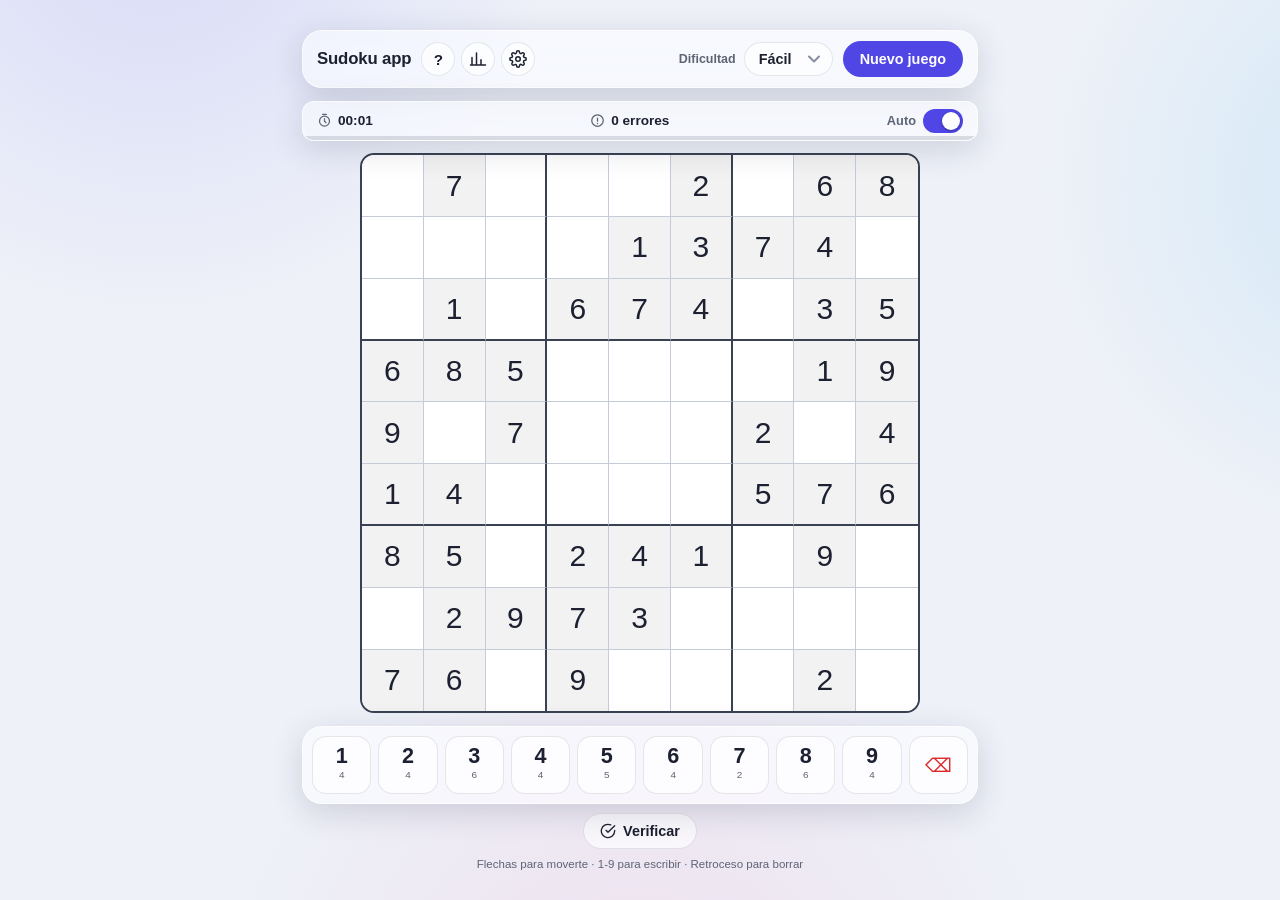
<file: index.html>
<!doctype html>
<html lang="es">
<head>
  <meta charset="utf-8">
  <meta name="viewport" content="width=device-width, initial-scale=1, viewport-fit=cover">
  <title>Sudoku app</title>
  <meta name="description" content="Sudoku minimalista, offline y responsive. Genera tableros infinitos con solución única.">

  <!-- PWA -->
  <link rel="manifest" href="./manifest.webmanifest">
  <meta name="theme-color" content="#eef1f8" media="(prefers-color-scheme: light)">
  <meta name="theme-color" content="#0e1118" media="(prefers-color-scheme: dark)">

  <!-- iOS: añadir a pantalla de inicio -->
  <meta name="apple-mobile-web-app-capable" content="yes">
  <meta name="mobile-web-app-capable" content="yes">
  <meta name="apple-mobile-web-app-status-bar-style" content="black-translucent">
  <meta name="apple-mobile-web-app-title" content="Sudoku app">
  <link rel="apple-touch-icon" href="./icons/apple-touch-icon.png">

  <!-- Iconos -->
  <link rel="icon" href="./icons/icon.svg" type="image/svg+xml">
  <link rel="icon" href="./icons/favicon-32.png" type="image/png" sizes="32x32">

  <!-- Tema inicial sin destello: aplicar data-theme antes del CSS -->
  <script>
    (function () {
      try {
        var s = JSON.parse(localStorage.getItem('sudoku-app:v1:settings') || '{}');
        var t = s.theme || 'auto';
        var dark = t === 'dark' || (t === 'auto' && matchMedia('(prefers-color-scheme: dark)').matches);
        document.documentElement.dataset.theme = dark ? 'dark' : 'light';
      } catch (e) {
        document.documentElement.dataset.theme = matchMedia('(prefers-color-scheme: dark)').matches ? 'dark' : 'light';
      }
    })();
  </script>

  <link rel="stylesheet" href="./css/styles.css">
</head>
<body>
  <div class="backdrop" aria-hidden="true"></div>

  <div class="app">
    <header class="topbar glass">
      <div class="topbar__row">
        <h1 class="topbar__title">Sudoku app</h1>
        <div class="topbar__actions">
          <button type="button" class="icon-btn" id="btn-tips" title="Reglas y consejos" aria-label="Reglas y consejos">?</button>
          <button type="button" class="icon-btn" id="btn-stats" title="Estadísticas" aria-label="Estadísticas">
            <svg viewBox="0 0 24 24" width="18" height="18" fill="none" stroke="currentColor" stroke-width="2" stroke-linecap="round"><path d="M4 20V10M10 20V4M16 20v-7M22 20H2"/></svg>
          </button>
          <button type="button" class="icon-btn" id="btn-settings" title="Ajustes" aria-label="Ajustes">
            <svg viewBox="0 0 24 24" width="18" height="18" fill="none" stroke="currentColor" stroke-width="2" stroke-linecap="round" stroke-linejoin="round"><circle cx="12" cy="12" r="3"/><path d="M19.4 15a1.65 1.65 0 0 0 .33 1.82l.06.06a2 2 0 1 1-2.83 2.83l-.06-.06a1.65 1.65 0 0 0-1.82-.33 1.65 1.65 0 0 0-1 1.51V21a2 2 0 1 1-4 0v-.09a1.65 1.65 0 0 0-1-1.51 1.65 1.65 0 0 0-1.82.33l-.06.06a2 2 0 1 1-2.83-2.83l.06-.06a1.65 1.65 0 0 0 .33-1.82 1.65 1.65 0 0 0-1.51-1H3a2 2 0 1 1 0-4h.09a1.65 1.65 0 0 0 1.51-1 1.65 1.65 0 0 0-.33-1.82l-.06-.06a2 2 0 1 1 2.83-2.83l.06.06a1.65 1.65 0 0 0 1.82.33h.09a1.65 1.65 0 0 0 1-1.51V3a2 2 0 1 1 4 0v.09a1.65 1.65 0 0 0 1 1.51h.09a1.65 1.65 0 0 0 1.82-.33l.06-.06a2 2 0 1 1 2.83 2.83l-.06.06a1.65 1.65 0 0 0-.33 1.82v.09a1.65 1.65 0 0 0 1.51 1H21a2 2 0 1 1 0 4h-.09a1.65 1.65 0 0 0-1.51 1z"/></svg>
          </button>
        </div>
      </div>
      <div class="topbar__row topbar__row--controls">
        <label class="difficulty">
          <span class="difficulty__label">Dificultad</span>
          <select id="difficulty-select" class="difficulty__select" aria-label="Dificultad">
            <option value="easy">Fácil</option>
            <option value="medium">Media</option>
            <option value="hard">Difícil</option>
          </select>
        </label>
        <button type="button" class="btn btn--primary" id="btn-new">Nuevo juego</button>
      </div>
    </header>

    <section class="hud glass" aria-label="Estado de la partida">
      <div class="hud__item hud__item--toggle" id="hud-timer" role="button" tabindex="0" aria-pressed="false" title="Ocultar o mostrar el tiempo">
        <svg viewBox="0 0 24 24" width="15" height="15" fill="none" stroke="currentColor" stroke-width="2" stroke-linecap="round"><circle cx="12" cy="13" r="8"/><path d="M12 9v4l2.5 2.5M9 2h6"/></svg>
        <span class="hud__value hud__timer" id="timer-display">00:00</span>
      </div>
      <div class="hud__item" id="hud-mistakes">
        <svg viewBox="0 0 24 24" width="15" height="15" fill="none" stroke="currentColor" stroke-width="2" stroke-linecap="round"><path d="M12 8v5M12 16.5v.5"/><circle cx="12" cy="12" r="9.2"/></svg>
        <span class="hud__value"><span id="mistakes-display">0</span> errores</span>
      </div>
      <label class="switch" id="autocheck-switch-wrap" title="Comprobación en tiempo real">
        <span class="switch__label">Auto</span>
        <input type="checkbox" id="autocheck-switch" class="switch__input">
        <span class="switch__track" aria-hidden="true"><span class="switch__thumb"></span></span>
      </label>
      <div class="progress" id="board-progress" role="progressbar" aria-label="Progreso del tablero" aria-valuemin="0" aria-valuemax="100" aria-valuenow="0">
        <div class="progress__fill"><span class="progress__wave"></span></div>
      </div>
    </section>

    <main class="board-wrap">
      <div class="board" id="board" role="group" aria-label="Tablero de sudoku"></div>
    </main>

    <footer class="dock">
      <section class="numpad glass" aria-label="Teclado numérico">
        <div class="numpad__grid" id="numpad"></div>
      </section>
      <div class="actions">
        <button type="button" class="btn" id="btn-verify">
          <svg viewBox="0 0 24 24" width="16" height="16" fill="none" stroke="currentColor" stroke-width="2" stroke-linecap="round" stroke-linejoin="round"><path d="M22 11.1V12a10 10 0 1 1-5.93-9.14"/><path d="M22 4 12 14.01l-3-3"/></svg>
          Verificar
        </button>
      </div>
      <p class="kbd-hint" id="kbd-hint">Flechas para moverte · 1-9 para escribir · Retroceso para borrar</p>
    </footer>
  </div>

  <!-- Diálogos -->
  <dialog class="dialog glass" id="dialog-confirm">
    <form method="dialog" class="dialog__form">
      <h2 class="dialog__title" id="confirm-title">¿Nuevo juego?</h2>
      <p class="dialog__text" id="confirm-text">Perderás el progreso de la partida actual.</p>
      <div class="dialog__actions">
        <button type="submit" value="cancel" class="btn">Cancelar</button>
        <button type="submit" value="ok" class="btn btn--primary" id="confirm-ok">Nuevo juego</button>
      </div>
    </form>
  </dialog>

  <dialog class="dialog dialog--win glass" id="dialog-win">
    <div class="win">
      <div class="win__badge" aria-hidden="true">
        <svg viewBox="0 0 24 24" width="30" height="30" fill="none" stroke="currentColor" stroke-width="2" stroke-linecap="round" stroke-linejoin="round"><path d="M6 9H4.5a2.5 2.5 0 0 1 0-5H6M18 9h1.5a2.5 2.5 0 0 0 0-5H18M4 22h16M10 14.66V17c0 .55-.47.98-.97 1.21C7.85 18.75 7 20.24 7 22M14 14.66V17c0 .55.47.98.97 1.21C16.15 18.75 17 20.24 17 22M18 2H6v7a6 6 0 0 0 12 0V2Z"/></svg>
      </div>
      <h2 class="win__title">¡Felicidades!</h2>
      <p class="win__record" id="win-record" hidden>¡Nuevo récord personal!</p>
      <dl class="win__stats">
        <div class="win__stat"><dt>Tiempo</dt><dd id="win-time">00:00</dd></div>
        <div class="win__stat"><dt>Dificultad</dt><dd id="win-difficulty">Fácil</dd></div>
        <div class="win__stat"><dt>Errores</dt><dd id="win-mistakes">0</dd></div>
      </dl>
      <div class="dialog__actions">
        <button type="button" class="btn" id="btn-win-exit">Salir</button>
        <button type="button" class="btn btn--primary" id="btn-win-new">Nuevo juego</button>
      </div>
    </div>
  </dialog>

  <dialog class="dialog dialog--sheet glass" id="dialog-settings">
    <div class="panel">
      <header class="panel__header">
        <h2 class="dialog__title">Ajustes</h2>
        <button type="button" class="icon-btn" data-close title="Cerrar" aria-label="Cerrar">✕</button>
      </header>

      <section class="panel__section">
        <h3 class="panel__heading">Apariencia</h3>
        <div class="segmented" id="theme-segmented" role="radiogroup" aria-label="Tema">
          <button type="button" class="segmented__btn" data-theme-choice="auto" role="radio">Automático</button>
          <button type="button" class="segmented__btn" data-theme-choice="light" role="radio">Claro</button>
          <button type="button" class="segmented__btn" data-theme-choice="dark" role="radio">Oscuro</button>
        </div>
      </section>

      <section class="panel__section">
        <h3 class="panel__heading">Juego</h3>
        <label class="setting-row">
          <span>Comprobación automática</span>
          <span class="switch">
            <input type="checkbox" id="settings-autocheck" class="switch__input">
            <span class="switch__track" aria-hidden="true"><span class="switch__thumb"></span></span>
          </span>
        </label>
        <label class="setting-row">
          <span>Mostrar cronómetro</span>
          <span class="switch">
            <input type="checkbox" id="settings-showtimer" class="switch__input">
            <span class="switch__track" aria-hidden="true"><span class="switch__thumb"></span></span>
          </span>
        </label>
      </section>

      <section class="panel__section">
        <h3 class="panel__heading">Colores del tablero</h3>
        <div class="presets" id="color-presets">
          <button type="button" class="preset" data-preset="default"><span class="preset__swatch preset__swatch--default"></span>Predeterminado</button>
          <button type="button" class="preset" data-preset="classic"><span class="preset__swatch preset__swatch--classic"></span>Clásico</button>
          <button type="button" class="preset" data-preset="ocean"><span class="preset__swatch preset__swatch--ocean"></span>Océano</button>
          <button type="button" class="preset" data-preset="rose"><span class="preset__swatch preset__swatch--rose"></span>Rosa</button>
        </div>
        <div class="color-pickers">
          <label class="color-picker">
            <input type="color" id="color-cell" value="#ffffff">
            <span>Fondo de celda</span>
          </label>
          <label class="color-picker">
            <input type="color" id="color-border" value="#3a4152">
            <span>Borde del tablero</span>
          </label>
        </div>
        <button type="button" class="btn btn--small" id="btn-reset-colors">Restablecer colores</button>
      </section>

      <footer class="panel__footer">Sudoku app · funciona sin conexión</footer>
    </div>
  </dialog>

  <dialog class="dialog dialog--sheet glass" id="dialog-stats">
    <div class="panel">
      <header class="panel__header">
        <h2 class="dialog__title">Estadísticas</h2>
        <button type="button" class="icon-btn" data-close title="Cerrar" aria-label="Cerrar">✕</button>
      </header>
      <div id="stats-content"></div>
      <footer class="panel__footer">
        <button type="button" class="btn btn--small btn--danger" id="btn-reset-stats">Borrar estadísticas</button>
      </footer>
    </div>
  </dialog>

  <dialog class="dialog dialog--sheet glass" id="dialog-tips">
    <div class="panel">
      <header class="panel__header">
        <h2 class="dialog__title">Reglas y consejos</h2>
        <button type="button" class="icon-btn" data-close title="Cerrar" aria-label="Cerrar">✕</button>
      </header>
      <div class="tips">
        <h3 class="panel__heading">Objetivo</h3>
        <p>Completa el tablero de 9×9 colocando los números del 1 al 9 sin repetir ninguno en la misma <strong>fila</strong>, <strong>columna</strong> o <strong>caja 3×3</strong>. Cada tablero tiene una única solución.</p>
        <h3 class="panel__heading">Cómo jugar</h3>
        <ul class="tips__list">
          <li>Toca una casilla vacía y elige un número del teclado inferior.</li>
          <li>En ordenador: muévete con las flechas y escribe los números con el teclado. Retroceso borra.</li>
          <li>Toca el cronómetro para ocultar el tiempo (verás guiones) y jugar sin prisa; toca otra vez para verlo.</li>
          <li>Las casillas con el fondo levemente más oscuro son pistas fijas: no se pueden cambiar.</li>
        </ul>
        <h3 class="panel__heading">Consejos</h3>
        <ul class="tips__list">
          <li>Empieza por la fila, columna o caja con más números puestos.</li>
          <li>Si un número solo cabe en una casilla de una caja, ese es su sitio.</li>
          <li>Usa <strong>Verificar</strong> para revisar lo que llevas; con <strong>Auto</strong> verás los errores al instante.</li>
          <li>La partida se guarda sola: puedes cerrar y continuar después.</li>
        </ul>
      </div>
    </div>
  </dialog>

  <div class="toast-region" id="toast-region" aria-live="polite"></div>

  <script type="module" src="./js/main.js"></script>
</body>
</html>
</file>
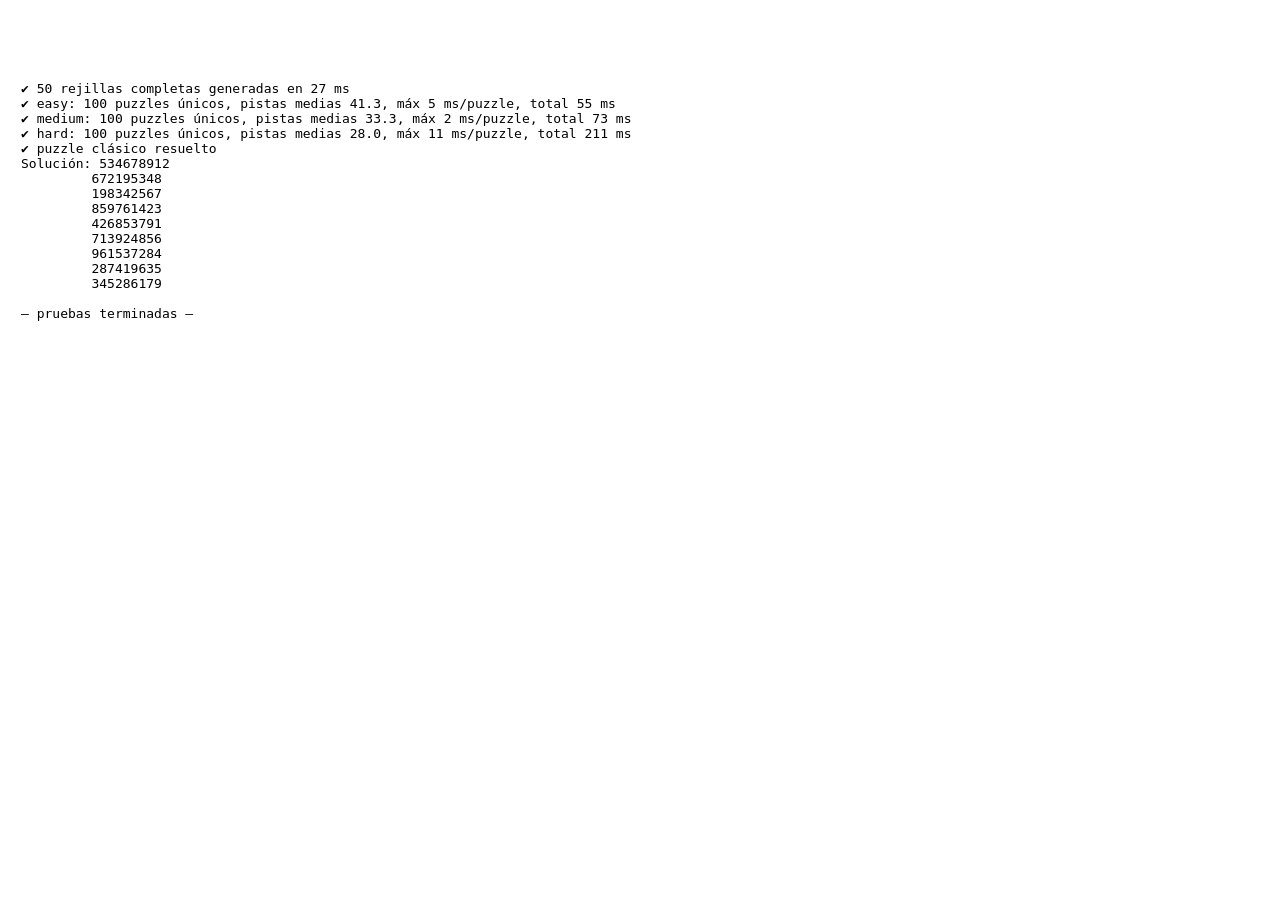
<file: dev/engine-test.html>
<!doctype html>
<html lang="es">
<head>
  <meta charset="utf-8">
  <title>Prueba del motor de sudoku</title>
  <style>body{font-family:monospace;white-space:pre-wrap;padding:1em}</style>
</head>
<body>
<script type="module">
import { generatePuzzle, countSolutions, validate, generateFullGrid, solve } from '../js/game.js';

const out = (...a) => document.body.append(a.join(' ') + '\n');

// 1. Rejilla completa siempre válida
{
  const t0 = performance.now();
  for (let k = 0; k < 50; k++) {
    const g = generateFullGrid();
    if (g.includes(0)) out('FALLO: rejilla completa con huecos');
    if (solve(g.slice(), { limit: 2 }) !== 1) out('FALLO: rejilla completa debería tener exactamente 1 solución');
    // una rejilla a la que se le quita una celda tiene la misma solución única solo si sigue siendo válida;
    // comprobamos que quitar 1 celda mantiene ≥1 solución
    const h = g.slice(); h[0] = 0;
    if (solve(h, { limit: 1 }) !== 1 || h.includes(0)) out('FALLO: resolver con 1 celda quitada no rellena');
  }
  out(`✔ 50 rejillas completas generadas en ${(performance.now() - t0).toFixed(0)} ms`);
}

// 2. Unicidad + rangos de pistas por dificultad
const CFG = { easy: [40, 45], medium: [32, 36], hard: [26, 30] };
const N = 100;
for (const diff of Object.keys(CFG)) {
  const t0 = performance.now();
  let ok = true, maxMs = 0, clueSum = 0;
  for (let k = 0; k < N; k++) {
    const t1 = performance.now();
    const { puzzle, solution, clues } = generatePuzzle(diff);
    const ms = performance.now() - t1;
    if (ms > maxMs) maxMs = ms;
    clueSum += clues;
    const nsol = countSolutions(puzzle, 2);
    if (nsol !== 1) { ok = false; out(`FALLO ${diff}: puzzle con ${nsol} soluciones`); }
    if (clues < CFG[diff][0] || clues > CFG[diff][1]) {
      out(`aviso ${diff}: ${clues} pistas fuera de rango [${CFG[diff]}]`);
    }
    const v = validate(solution, solution);
    if (!v.complete || v.mismatches !== 0) out(`FALLO ${diff}: solución inválida`);
  }
  const total = performance.now() - t0;
  out(`✔ ${diff}: ${N} puzzles únicos, pistas medias ${(clueSum / N).toFixed(1)}, máx ${maxMs.toFixed(0)} ms/puzzle, total ${total.toFixed(0)} ms`);
}

// 3. Solver conoce un puzzle clásico
{
  const classic = '530070000600195000098000060800060003400803001700020006060000280000419005000080079'.split('').map(Number);
  const g = classic.slice();
  const n = solve(g, { limit: 1 });
  out(n === 1 && !g.includes(0) ? '✔ puzzle clásico resuelto' : 'FALLO: puzzle clásico');
  out('Solución:', g.join('').match(/.{9}/g).join('\n         '));
}

out('\n— pruebas terminadas —');
</script>
</body>
</html>
</file>
<file: css/styles.css>
/* ============================================================
   Sudoku app — estilos
   Capas: tokens de tema → tokens del tablero → glass →
   layout → tablero → controles → modales → responsive
   ============================================================ */

/* ---------- Tokens de tema ---------- */
:root[data-theme='light'] {
  color-scheme: light;
  --bg: #eef1f8;
  --bg-blob-1: rgba(99, 102, 241, 0.16);
  --bg-blob-2: rgba(14, 165, 233, 0.13);
  --bg-blob-3: rgba(236, 72, 153, 0.10);
  --glass-fill: rgba(255, 255, 255, 0.55);
  --glass-stroke: rgba(255, 255, 255, 0.65);
  --text: #1c2030;
  --text-muted: #5d6474;
  --accent: #4f46e5;
  --accent-contrast: #ffffff;
  --error: #dc2626;
  --shadow: 0 8px 32px rgba(31, 38, 66, 0.16);
  --btn-bg: rgba(255, 255, 255, 0.66);
  --btn-bg-hover: rgba(255, 255, 255, 0.92);
  --btn-stroke: rgba(28, 32, 48, 0.10);

  /* Tablero */
  --cell-bg: #ffffff;
  --cell-bg-alt: #e8ebf4;
  --board-line: #c6cbda;
  --board-border: #3a4152;
  --given-ink: #1c2030;
  --user-ink: #4f46e5;
  --sel-ring: #4f46e5;
  --sel-bg: rgba(79, 70, 229, 0.12);
  --peer-tint: rgba(99, 102, 241, 0.08);
  --same-tint: rgba(79, 70, 229, 0.20);
  --error-ink: #dc2626;
  --error-bg: rgba(220, 38, 38, 0.12);
  --ok-ink: #059669;
}

:root[data-theme='dark'] {
  color-scheme: dark;
  --bg: #0e1118;
  --bg-blob-1: rgba(99, 102, 241, 0.22);
  --bg-blob-2: rgba(14, 165, 233, 0.16);
  --bg-blob-3: rgba(236, 72, 153, 0.12);
  --glass-fill: rgba(28, 32, 46, 0.55);
  --glass-stroke: rgba(255, 255, 255, 0.10);
  --text: #e8eaf2;
  --text-muted: #9aa1b2;
  --accent: #818cf8;
  --accent-contrast: #0e1118;
  --error: #f87171;
  --shadow: 0 8px 32px rgba(0, 0, 0, 0.45);
  --btn-bg: rgba(255, 255, 255, 0.08);
  --btn-bg-hover: rgba(255, 255, 255, 0.16);
  --btn-stroke: rgba(255, 255, 255, 0.12);

  /* Tablero */
  --cell-bg: #1a1e2b;
  --cell-bg-alt: #141826;
  --board-line: #333a4e;
  --board-border: #8b93ab;
  --given-ink: #e8eaf2;
  --user-ink: #818cf8;
  --sel-ring: #818cf8;
  --sel-bg: rgba(129, 140, 248, 0.16);
  --peer-tint: rgba(129, 140, 248, 0.09);
  --same-tint: rgba(129, 140, 248, 0.26);
  --error-ink: #f87171;
  --error-bg: rgba(248, 113, 113, 0.16);
  --ok-ink: #34d399;
}

:root {
  --radius: 20px;
  --radius-sm: 12px;
  --board-size: min(92vw, 500px);
  --safe-top: env(safe-area-inset-top, 0px);
  --safe-right: env(safe-area-inset-right, 0px);
  --safe-bottom: env(safe-area-inset-bottom, 0px);
  --safe-left: env(safe-area-inset-left, 0px);
  font-size: 16px;
}

* { box-sizing: border-box; }

/* Evita que Safari agrande el texto al girar el iPhone */
html {
  -webkit-text-size-adjust: 100%;
  text-size-adjust: 100%;
}

html, body {
  margin: 0;
  padding: 0;
  height: 100%;
}

body {
  font-family: -apple-system, BlinkMacSystemFont, 'SF Pro Text', 'Segoe UI', Roboto, 'Helvetica Neue', Arial, sans-serif;
  color: var(--text);
  background: var(--bg);
  -webkit-font-smoothing: antialiased;
  overscroll-behavior: none;
  position: fixed;
  inset: 0;
  overflow: hidden;
}

/* ---------- Fondo decorativo (para que el blur se perciba) ---------- */
.backdrop {
  position: fixed;
  inset: 0;
  z-index: -1;
  background:
    radial-gradient(42rem 42rem at 12% -10%, var(--bg-blob-1), transparent 60%),
    radial-gradient(38rem 38rem at 110% 20%, var(--bg-blob-2), transparent 60%),
    radial-gradient(44rem 44rem at 50% 115%, var(--bg-blob-3), transparent 60%),
    var(--bg);
}

/* ---------- Liquid glass ---------- */
.glass {
  background: var(--glass-fill);
  -webkit-backdrop-filter: blur(18px) saturate(1.7);
  backdrop-filter: blur(18px) saturate(1.7);
  border: 1px solid var(--glass-stroke);
  border-radius: var(--radius);
  box-shadow: var(--shadow);
}

/* ---------- Layout ---------- */
.app {
  height: 100vh;
  height: 100dvh;
  display: flex;
  flex-direction: column;
  align-items: center;
  gap: clamp(8px, 1.4vh, 14px);
  padding: max(10px, var(--safe-top)) max(12px, var(--safe-right)) max(10px, var(--safe-bottom)) max(12px, var(--safe-left));
  max-width: 620px;
  margin: 0 auto;
}

/* ---------- Topbar ---------- */
.topbar {
  width: 100%;
  margin-top: auto; /* empuja el contenido hacia el centro (seguro contra overflow) */
  padding: 10px 14px;
  display: flex;
  flex-direction: column;
  gap: 8px;
  flex: none;
}

.topbar__row {
  display: flex;
  align-items: center;
  justify-content: space-between;
  gap: 10px;
}

.topbar__row--controls { justify-content: space-between; }

.topbar__title {
  font-size: 1.05rem;
  font-weight: 700;
  letter-spacing: -0.01em;
  margin: 0;
}

.topbar__actions { display: flex; gap: 6px; }

.icon-btn {
  appearance: none;
  border: 1px solid var(--btn-stroke);
  background: var(--btn-bg);
  color: var(--text);
  width: 34px;
  height: 34px;
  border-radius: 50%;
  display: inline-flex;
  align-items: center;
  justify-content: center;
  font-size: 0.95rem;
  font-weight: 700;
  cursor: pointer;
  transition: background 0.15s ease, transform 0.1s ease;
  touch-action: manipulation;
  -webkit-user-select: none;
  user-select: none;
  -webkit-tap-highlight-color: transparent;
}

.icon-btn:active { transform: scale(0.94); }
.icon-btn:hover { background: var(--btn-bg-hover); }

/* ---------- Botones ---------- */
.btn {
  appearance: none;
  border: 1px solid var(--btn-stroke);
  background: var(--btn-bg);
  color: var(--text);
  font: inherit;
  font-weight: 600;
  font-size: 0.9rem;
  padding: 9px 16px;
  border-radius: 999px;
  cursor: pointer;
  display: inline-flex;
  align-items: center;
  gap: 7px;
  transition: background 0.15s ease, transform 0.1s ease;
  touch-action: manipulation;
  -webkit-user-select: none;
  user-select: none;
  -webkit-tap-highlight-color: transparent;
}

.btn:hover { background: var(--btn-bg-hover); }
.btn:active { transform: scale(0.97); }

.btn--primary {
  background: var(--accent);
  border-color: transparent;
  color: var(--accent-contrast);
}

.btn--primary:hover { background: var(--accent); filter: brightness(1.08); }

.btn--small { padding: 6px 13px; font-size: 0.8rem; }
.btn--danger { color: var(--error); border-color: color-mix(in srgb, var(--error) 35%, transparent); }

/* ---------- Dificultad ---------- */
.difficulty {
  display: inline-flex;
  align-items: center;
  gap: 8px;
  min-width: 0;
}

.difficulty__label {
  font-size: 0.78rem;
  color: var(--text-muted);
  font-weight: 600;
}

.difficulty__select {
  appearance: none;
  -webkit-appearance: none;
  font: inherit;
  font-weight: 600;
  font-size: 0.9rem;
  color: var(--text);
  background: var(--btn-bg) url("data:image/svg+xml;charset=utf-8,%3Csvg xmlns='http://www.w3.org/2000/svg' width='12' height='8'%3E%3Cpath d='M1 1.5 6 6.5 11 1.5' stroke='%23888da0' stroke-width='2' fill='none' stroke-linecap='round' stroke-linejoin='round'/%3E%3C/svg%3E") no-repeat right 12px center;
  border: 1px solid var(--btn-stroke);
  border-radius: 999px;
  padding: 8px 32px 8px 14px;
  cursor: pointer;
  touch-action: manipulation;
}

.difficulty__select:focus-visible { outline: 2px solid var(--accent); outline-offset: 2px; }

/* ---------- HUD ---------- */
.hud {
  width: 100%;
  flex: none;
  display: flex;
  align-items: center;
  justify-content: space-between;
  gap: 10px;
  padding: 7px 14px;
  border-radius: var(--radius-sm);
  min-height: 38px;
  position: relative;
  overflow: hidden;
}

.hud__item {
  display: inline-flex;
  align-items: center;
  gap: 6px;
  color: var(--text-muted);
  font-size: 0.85rem;
}

.hud__value { font-weight: 650; color: var(--text); }

.hud__timer {
  font-variant-numeric: tabular-nums;
  font-feature-settings: 'tnum';
  min-width: 3.2ch;
  display: inline-block;
}

/* ---------- Barra de progreso (sutil, efecto líquido) ---------- */
.progress {
  position: absolute;
  left: 0;
  right: 0;
  bottom: 0;
  height: 4px;
  background: color-mix(in srgb, var(--board-border) 16%, transparent);
}

.progress__fill {
  position: relative;
  height: 100%;
  width: 0%;
  border-radius: 0 999px 999px 0;
  background: linear-gradient(90deg, color-mix(in srgb, var(--board-border) 70%, transparent), var(--board-border));
  transition: width 0.45s cubic-bezier(0.22, 1, 0.36, 1);
  overflow: hidden;
}

/* Gota que oscila en el borde del llenado: sensación de líquido */
.progress__wave {
  position: absolute;
  right: -4px;
  top: 50%;
  width: 9px;
  height: 9px;
  margin-top: -4.5px;
  border-radius: 50%;
  background: var(--board-border);
  opacity: 0.85;
  animation: progress-bob 1.5s ease-in-out infinite;
}

@keyframes progress-bob {
  0%, 100% { transform: translateY(-1.2px) scaleY(0.9); }
  50% { transform: translateY(1.2px) scaleY(1.05); }
}

/* Temblor breve al ganar progreso (efecto de fuerza) */
.progress--charging { animation: progress-shake 0.35s ease; }

@keyframes progress-shake {
  0%, 100% { transform: translateX(0); }
  25% { transform: translateX(-1px); }
  50% { transform: translateX(1px); }
  75% { transform: translateX(-0.5px); }
}

/* Cronómetro como botón: tap para ocultar/mostrar los números */
.hud__item--toggle {
  cursor: pointer;
  border-radius: 8px;
  touch-action: manipulation;
  -webkit-user-select: none;
  user-select: none;
  -webkit-tap-highlight-color: transparent;
}

.hud__item--toggle:active { transform: scale(0.96); }

.hud__item--toggle[aria-pressed='true'] .hud__value,
.hud__item--toggle[aria-pressed='true'] svg { color: var(--accent); }

/* ---------- Switch ---------- */
.switch {
  display: inline-flex;
  align-items: center;
  gap: 7px;
  cursor: pointer;
  touch-action: manipulation;
  -webkit-user-select: none;
  user-select: none;
  -webkit-tap-highlight-color: transparent;
}

.switch__label { font-size: 0.8rem; font-weight: 600; color: var(--text-muted); }

.switch__input {
  position: absolute;
  opacity: 0;
  width: 1px;
  height: 1px;
}

.switch__track {
  width: 40px;
  height: 24px;
  border-radius: 999px;
  background: var(--btn-bg);
  border: 1px solid var(--btn-stroke);
  position: relative;
  transition: background 0.18s ease;
  flex: none;
}

.switch__thumb {
  position: absolute;
  top: 2px;
  left: 2px;
  width: 18px;
  height: 18px;
  border-radius: 50%;
  background: #fff;
  box-shadow: 0 1px 3px rgba(0, 0, 0, 0.3);
  transition: transform 0.18s ease;
}

.switch__input:checked + .switch__track { background: var(--accent); border-color: transparent; }
.switch__input:checked + .switch__track .switch__thumb { transform: translateX(16px); }
.switch__input:focus-visible + .switch__track { outline: 2px solid var(--accent); outline-offset: 2px; }

/* ---------- Tablero ---------- */
.board-wrap {
  flex: 0 1 auto; /* sin grow: el espacio sobrante lo absorben los márgenes auto */
  display: flex;
  align-items: center;
  justify-content: center;
  width: 100%;
  min-height: 0;
  overflow: hidden;
}

.board {
  width: var(--board-size);
  max-height: 100%;
  aspect-ratio: 1;
  display: grid;
  grid-template-columns: repeat(9, 1fr);
  grid-template-rows: repeat(9, 1fr);
  background: var(--cell-bg);
  border: 2.5px solid var(--board-border);
  border-radius: 14px;
  overflow: hidden;
  -webkit-user-select: none;
  user-select: none;
  -webkit-touch-callout: none;
  touch-action: manipulation;
}

/* Bordes internos gruesos cada 3 celdas */
.cell[data-col='2'], .cell[data-col='5'] { border-right: 2px solid var(--board-border); }
.cell[data-row='2'], .cell[data-row='5'] { border-bottom: 2px solid var(--board-border); }
.cell { border-right: 1px solid var(--board-line); border-bottom: 1px solid var(--board-line); }
.cell[data-col='8'] { border-right: none; }
.cell[data-row='8'] { border-bottom: none; }

/* Esquinas exteriores redondeadas igual que el borde del tablero,
   para que el resaltado no sobresalga en las casillas de los extremos */
.cell[data-row='0'][data-col='0'] { border-top-left-radius: 11.5px; }
.cell[data-row='0'][data-col='8'] { border-top-right-radius: 11.5px; }
.cell[data-row='8'][data-col='0'] { border-bottom-left-radius: 11.5px; }
.cell[data-row='8'][data-col='8'] { border-bottom-right-radius: 11.5px; }

.cell {
  appearance: none;
  border: none;
  border-right: 1px solid var(--board-line);
  border-bottom: 1px solid var(--board-line);
  background: var(--cell-bg);
  color: var(--given-ink);
  font-family: inherit;
  font-size: clamp(15px, calc(var(--board-size) / 14), 30px);
  font-weight: 500;
  display: flex;
  align-items: center;
  justify-content: center;
  padding: 0;
  cursor: pointer;
  -webkit-tap-highlight-color: transparent;
  transition: background 0.1s ease;
}

.cell--user { color: var(--user-ink); font-weight: 600; }

/* Pistas fijas: fondo levemente más oscuro para identificarlas de un vistazo */
.cell--given { background: color-mix(in srgb, black 5%, var(--cell-bg)); }

/* Los resaltados ganan al fondo de pista (misma especificidad, declarados después) */
.cell.cell--peer { background: var(--peer-tint); }
.cell.cell--same { background: var(--same-tint); }

.cell.cell--selected {
  background: var(--sel-bg);
  box-shadow: inset 0 0 0 2.5px var(--sel-ring);
  z-index: 1;
}

.cell--error {
  background: var(--error-bg) !important;
  color: var(--error-ink) !important;
}

.cell--flash-ok { animation: flash-ok 0.5s ease; }

@keyframes flash-ok {
  0% { background: color-mix(in srgb, var(--ok-ink) 25%, transparent); }
  100% { background: var(--same-tint); }
}

.cell:focus { outline: none; }
.cell:focus-visible { box-shadow: inset 0 0 0 2.5px var(--sel-ring); }

/* ---------- Dock inferior ---------- */
.dock {
  width: 100%;
  flex: none;
  margin-bottom: auto; /* reparte el espacio sobrante arriba y abajo por igual */
  display: flex;
  flex-direction: column;
  align-items: center;
  gap: 9px;
}

.numpad { width: 100%; padding: 9px; border-radius: var(--radius); }

.numpad__grid {
  display: grid;
  grid-template-columns: repeat(5, 1fr);
  gap: 7px;
}

.num-btn {
  appearance: none;
  border: 1px solid var(--btn-stroke);
  background: var(--btn-bg);
  color: var(--text);
  border-radius: 14px;
  padding: 7px 4px 5px;
  display: flex;
  flex-direction: column;
  align-items: center;
  gap: 0;
  cursor: pointer;
  font-family: inherit;
  transition: background 0.15s ease, transform 0.1s ease, opacity 0.15s ease;
  touch-action: manipulation;
  -webkit-user-select: none;
  user-select: none;
  -webkit-tap-highlight-color: transparent;
  min-height: 52px;
}

.num-btn:hover { background: var(--btn-bg-hover); }
.num-btn:active { transform: scale(0.94); }

.num-btn__digit { font-size: 1.35rem; font-weight: 700; line-height: 1.15; }

.num-btn__count {
  font-size: 0.62rem;
  color: var(--text-muted);
  font-variant-numeric: tabular-nums;
}

.num-btn--done { opacity: 0.35; }

.num-btn--erase {
  color: var(--error);
  font-size: 1.2rem;
  align-items: center;
  justify-content: center;
}

.actions { display: flex; gap: 10px; justify-content: center; }

.kbd-hint {
  display: none;
  margin: 0;
  font-size: 0.72rem;
  color: var(--text-muted);
  text-align: center;
}

/* ---------- Diálogos ---------- */
.dialog {
  border: none;
  padding: 0;
  background: var(--glass-fill);
  -webkit-backdrop-filter: blur(24px) saturate(1.8);
  backdrop-filter: blur(24px) saturate(1.8);
  color: var(--text);
  border-radius: var(--radius);
  box-shadow: var(--shadow);
  max-width: min(92vw, 400px);
  width: calc(100vw - 32px);
}

.dialog::backdrop {
  background: rgba(10, 12, 20, 0.35);
  -webkit-backdrop-filter: blur(3px);
  backdrop-filter: blur(3px);
}

.dialog[open] { animation: dialog-in 0.22s ease; }

@keyframes dialog-in {
  from { opacity: 0; transform: translateY(14px) scale(0.98); }
  to { opacity: 1; transform: none; }
}

.dialog__form { padding: 22px; }

.dialog__title {
  margin: 0 0 6px;
  font-size: 1.15rem;
  font-weight: 700;
  letter-spacing: -0.01em;
}

.dialog__text { margin: 0 0 18px; color: var(--text-muted); font-size: 0.9rem; line-height: 1.45; }

.dialog__actions {
  display: flex;
  gap: 10px;
  justify-content: flex-end;
  flex-wrap: wrap;
}

/* Panel tipo bottom-sheet en móvil */
@media (max-width: 599px) {
  .dialog--sheet {
    max-width: none;
    width: 100vw;
    max-height: 88vh;
    max-height: 88dvh;
    margin: auto auto 0;
    border-radius: var(--radius) var(--radius) 0 0;
    border-bottom: none;
  }

  .dialog--sheet[open] { animation: sheet-in 0.26s cubic-bezier(0.2, 0.9, 0.3, 1); }

  @keyframes sheet-in {
    from { transform: translateY(60%); opacity: 0.6; }
    to { transform: none; opacity: 1; }
  }
}

.panel { padding: 20px 20px 14px; overflow-y: auto; max-height: 86dvh; }

.panel__header {
  display: flex;
  align-items: center;
  justify-content: space-between;
  margin-bottom: 14px;
}

.panel__header .dialog__title { margin: 0; }

.panel__section { margin-bottom: 20px; }

.panel__heading {
  margin: 0 0 10px;
  font-size: 0.72rem;
  font-weight: 700;
  text-transform: uppercase;
  letter-spacing: 0.08em;
  color: var(--text-muted);
}

.panel__footer {
  border-top: 1px solid var(--btn-stroke);
  padding-top: 12px;
  margin-top: 4px;
  font-size: 0.75rem;
  color: var(--text-muted);
  display: flex;
  justify-content: space-between;
  align-items: center;
}

/* Segmented control */
.segmented {
  display: flex;
  background: var(--btn-bg);
  border: 1px solid var(--btn-stroke);
  border-radius: 12px;
  padding: 3px;
  gap: 3px;
}

.segmented__btn {
  appearance: none;
  flex: 1;
  border: none;
  background: transparent;
  color: var(--text-muted);
  font: inherit;
  font-size: 0.82rem;
  font-weight: 600;
  padding: 7px 6px;
  border-radius: 9px;
  cursor: pointer;
  transition: background 0.15s ease, color 0.15s ease;
  touch-action: manipulation;
}

.segmented__btn[aria-checked='true'] {
  background: var(--accent);
  color: var(--accent-contrast);
}

/* Setting rows */
.setting-row {
  display: flex;
  align-items: center;
  justify-content: space-between;
  padding: 9px 0;
  font-size: 0.9rem;
  cursor: pointer;
  touch-action: manipulation;
}

/* Presets de color */
.presets { display: flex; gap: 8px; flex-wrap: wrap; margin-bottom: 12px; }

.preset {
  appearance: none;
  display: inline-flex;
  align-items: center;
  gap: 6px;
  border: 1px solid var(--btn-stroke);
  background: var(--btn-bg);
  color: var(--text);
  font: inherit;
  font-size: 0.76rem;
  font-weight: 600;
  padding: 6px 11px 6px 6px;
  border-radius: 999px;
  cursor: pointer;
  touch-action: manipulation;
}

.preset--active { outline: 2px solid var(--accent); outline-offset: 1px; }

.preset__swatch {
  width: 20px;
  height: 20px;
  border-radius: 50%;
  border: 1px solid rgba(0, 0, 0, 0.15);
  display: inline-block;
}

.preset__swatch--classic { background: linear-gradient(135deg, #fff 50%, #e8d8c8 50%); }
.preset__swatch--ocean { background: linear-gradient(135deg, #e0f2fe 50%, #0369a1 50%); }
.preset__swatch--rose { background: linear-gradient(135deg, #ffe4e6 50%, #be123c 50%); }
.preset__swatch--default { background: linear-gradient(135deg, #fff 50%, var(--accent) 50%); }

.color-pickers { display: flex; gap: 10px; flex-wrap: wrap; margin-bottom: 12px; }

.color-picker {
  display: flex;
  flex-direction: column;
  align-items: center;
  gap: 5px;
  font-size: 0.68rem;
  color: var(--text-muted);
  font-weight: 600;
  cursor: pointer;
}

.color-picker input[type='color'] {
  appearance: none;
  -webkit-appearance: none;
  width: 44px;
  height: 36px;
  border: 1px solid var(--btn-stroke);
  border-radius: 10px;
  background: var(--btn-bg);
  padding: 3px;
  cursor: pointer;
}

.color-picker input[type='color']::-webkit-color-swatch-wrapper { padding: 0; }
.color-picker input[type='color']::-webkit-color-swatch { border: none; border-radius: 7px; }

/* Stats */
.stats-table { width: 100%; border-collapse: collapse; font-size: 0.82rem; margin-bottom: 14px; }

.stats-table th, .stats-table td {
  padding: 7px 4px;
  text-align: left;
  border-bottom: 1px solid var(--btn-stroke);
}

.stats-table th { font-size: 0.68rem; text-transform: uppercase; letter-spacing: 0.06em; color: var(--text-muted); }
.stats-table td { font-variant-numeric: tabular-nums; }
.stats-table .stats-table__best { color: var(--accent); font-weight: 700; }

.stats-recent { list-style: none; margin: 0 0 14px; padding: 0; font-size: 0.8rem; }

.stats-recent li {
  display: flex;
  justify-content: space-between;
  gap: 8px;
  padding: 6px 0;
  border-bottom: 1px solid var(--btn-stroke);
  color: var(--text-muted);
}

.stats-recent li strong { color: var(--text); font-weight: 600; }

.stats-empty { color: var(--text-muted); font-size: 0.85rem; margin: 4px 0 14px; }

/* Tips */
.tips p, .tips li { font-size: 0.86rem; line-height: 1.5; color: var(--text); margin: 0 0 8px; }
.tips ul { padding-left: 18px; margin: 0 0 12px; }

/* Win */
.win { padding: 26px 22px 20px; text-align: center; }

.win__badge {
  width: 62px;
  height: 62px;
  margin: 0 auto 12px;
  border-radius: 50%;
  background: linear-gradient(135deg, var(--accent), color-mix(in srgb, var(--accent) 55%, #ec4899));
  color: #fff;
  display: flex;
  align-items: center;
  justify-content: center;
  box-shadow: 0 6px 20px color-mix(in srgb, var(--accent) 45%, transparent);
}

.win__title { margin: 0 0 4px; font-size: 1.4rem; font-weight: 800; letter-spacing: -0.02em; }

.win__record {
  margin: 0 0 4px;
  color: var(--accent);
  font-weight: 700;
  font-size: 0.85rem;
}

.win__stats {
  display: flex;
  justify-content: center;
  gap: 18px;
  margin: 14px 0 20px;
}

.win__stat dt { font-size: 0.66rem; text-transform: uppercase; letter-spacing: 0.07em; color: var(--text-muted); font-weight: 700; }
.win__stat dd { margin: 3px 0 0; font-size: 1rem; font-weight: 700; font-variant-numeric: tabular-nums; }

/* Botones del diálogo de victoria centrados respecto al cuadro */
.dialog--win .dialog__actions { justify-content: center; }

/* El confeti vive dentro de este diálogo (top layer); sin scroll ni recortes */
.dialog--win { overflow: visible; }

/* Toast */
.toast-region {
  position: fixed;
  left: 50%;
  transform: translateX(-50%);
  bottom: calc(150px + env(safe-area-inset-bottom));
  display: flex;
  flex-direction: column;
  align-items: center;
  gap: 8px;
  z-index: 100;
  pointer-events: none;
  width: max-content;
  max-width: 92vw;
}

.toast {
  background: var(--glass-fill);
  -webkit-backdrop-filter: blur(16px) saturate(1.7);
  backdrop-filter: blur(16px) saturate(1.7);
  border: 1px solid var(--glass-stroke);
  border-radius: 999px;
  box-shadow: var(--shadow);
  color: var(--text);
  font-size: 0.82rem;
  font-weight: 600;
  padding: 9px 18px;
  animation: toast-in 0.25s ease;
  max-width: 92vw;
  text-align: center;
}

.toast--leaving { animation: toast-out 0.25s ease forwards; }

.toast__action {
  pointer-events: auto; /* el contenedor no captura toques, pero el botón sí */
  appearance: none;
  border: none;
  background: none;
  padding: 0 0 0 2px;
  font: inherit;
  font-weight: 700;
  color: var(--accent);
  cursor: pointer;
}

@keyframes toast-in {
  from { opacity: 0; transform: translateY(8px); }
  to { opacity: 1; transform: none; }
}

@keyframes toast-out {
  to { opacity: 0; transform: translateY(6px); }
}

/* Confetti */
.confetti-canvas {
  position: fixed;
  inset: 0;
  width: 100vw;
  height: 100vh;
  pointer-events: none;
  z-index: 200;
}

/* ---------- Responsive ---------- */
@media (min-width: 600px) {
  :root { --board-size: min(60vh, 520px); }

  .numpad__grid { grid-template-columns: repeat(10, 1fr); }

  .num-btn { min-height: 58px; }

  .topbar {
    flex-direction: row;
    align-items: center;
    justify-content: space-between;
  }

  .topbar__row--controls { gap: 10px; }

  .kbd-hint { display: block; }
}

@media (min-width: 1024px) {
  :root { --board-size: min(64vh, 560px); }
  .app { max-width: 700px; }
}

/* ---------- Móvil apaisado: tablero al centro, controles en los laterales ---------- */
@media (orientation: landscape) and (max-height: 520px) and (max-width: 950px) {
  /* Respaldo para navegadores sin container queries (iOS < 16) */
  :root { --board-size: min(calc(100dvh - 60px), calc(100vw - 340px)); }

  .app {
    display: grid;
    max-width: none;
    grid-template-columns: minmax(0, 1fr) minmax(0, 2.8fr) minmax(0, 1fr);
    grid-template-rows: minmax(0, 1fr) minmax(0, 1fr);
    grid-template-areas:
      'topbar board dock'
      'hud    board dock';
    gap: 10px;
    padding: 10px;
    padding-right: max(10px, var(--safe-right));
    padding-bottom: max(10px, var(--safe-bottom));
    padding-left: max(10px, var(--safe-left));
  }

  /* Corrección principal: el tablero mide min(ancho, alto) de su hueco, siempre cuadrado */
  .board-wrap {
    grid-area: board;
    align-self: stretch; /* anula el align-items:center de la base, si no el hueco colapsa */
    min-width: 0;
    min-height: 0;
    container-type: size;
  }

  @supports (width: 1cqh) {
    .board { width: min(100cqw, 100cqh); }
    .cell { font-size: 6.5cqmin; }
  }

  /* Encabezado: tarjeta superior de la columna izquierda (compacta) */
  .topbar {
    grid-area: topbar;
    align-self: end;
    margin-top: 0;
    width: auto;
    flex-direction: column;
    gap: 8px;
    padding: 10px;
  }

  .topbar__row {
    flex-direction: column;
    align-items: stretch;
    gap: 8px;
  }

  .topbar__title { text-align: center; margin: 0; font-size: 0.95rem; }

  .topbar__actions { justify-content: center; gap: 6px; }

  .icon-btn { width: 32px; height: 32px; font-size: 0.85rem; }

  .topbar__row--controls { gap: 8px; }

  .difficulty__label { display: none; }
  .difficulty__select { width: 100%; padding: 8px 28px 8px 12px; font-size: 0.85rem; }
  .topbar__row--controls .btn { justify-content: center; width: 100%; padding: 9px 10px; }

  /* Estado: segunda tarjeta de la izquierda, con la barra de progreso en su borde */
  .hud {
    grid-area: hud;
    align-self: start;
    width: 100%;
    min-height: 0;
    flex-direction: column;
    align-items: flex-start;
    gap: 9px;
    padding: 12px;
  }

  /* Teclado y Verificar: columna derecha, botones que llenan el alto */
  .dock {
    grid-area: dock;
    align-self: stretch;
    margin-bottom: 0;
    width: auto;
    gap: 8px;
  }

  .numpad { flex: 1; display: flex; padding: 6px; }

  .numpad__grid {
    flex: 1;
    grid-template-columns: repeat(2, 1fr);
    grid-template-rows: repeat(5, minmax(0, 1fr));
    grid-auto-flow: column;
    gap: 6px;
  }

  .num-btn { min-height: 44px; padding: 5px 2px 4px; }

  .dock .actions { width: 100%; }
  .dock .actions .btn { flex: 1; justify-content: center; }

  .kbd-hint { display: none; }
}

/* ---------- Contraste reforzado (Ajustes > Accesibilidad > Aumentar contraste) ---------- */
@media (prefers-contrast: more) {
  :root[data-theme='light'] { --board-line: #7d8399; --text-muted: #434a5c; }
  :root[data-theme='dark'] { --board-line: #5f6880; --text-muted: #c3c8d6; }
}

/* ---------- Movimiento reducido ---------- */
@media (prefers-reduced-motion: reduce) {
  *, *::before, *::after {
    animation-duration: 0.01ms !important;
    animation-iteration-count: 1 !important;
    transition-duration: 0.01ms !important;
  }
}
</file>
